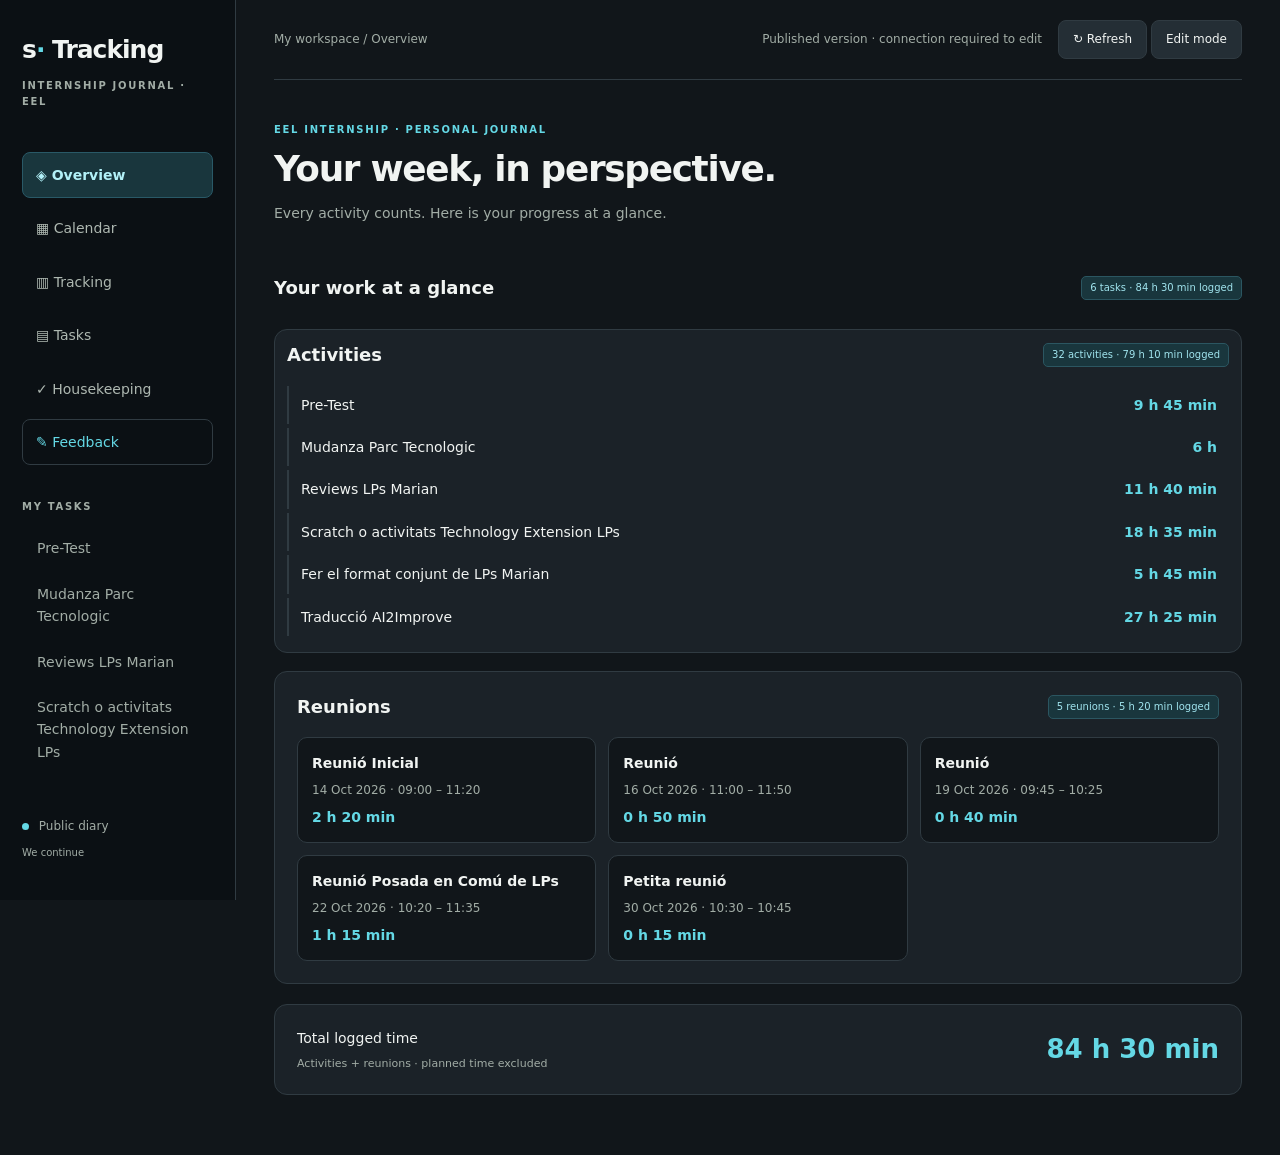
<file: index.html>
<!doctype html>
<html lang="en"><head><meta charset="utf-8"><meta name="viewport" content="width=device-width,initial-scale=1"><meta name="color-scheme" content="dark"><meta name="theme-color" content="#11161a"><title>Tracking · EEL Journal</title><link rel="stylesheet" href="style.css?v=20261023-feedback-hide1"><script src="feedback-config.js?v=20261023-feedback-hide1" defer></script><script src="feedback.js?v=20261023-feedback-hide1" defer></script><script src="app.js?v=20261023-feedback-hide1" defer></script></head><body>
<aside><a class="brand" href="#">s<span>·</span> Tracking</a><p class="muted">INTERNSHIP JOURNAL · EEL</p><nav aria-label="Main navigation"><button data-view="overview">◈ Overview</button><button data-view="calendar">▦ Calendar</button><button data-view="tracking">▥ Tracking</button><button data-view="projects">▤ Tasks</button><button data-view="housekeeping">✓ Housekeeping <span class="badge housekeeping-unread" hidden></span></button><a class="feedback-nav-link" href="feedback.html">✎ Feedback</a></nav><div class="side-title">MY TASKS <button id="addProject" class="edit-only" aria-label="Add a task">+</button></div><div id="projectNav"></div><footer><span class="dot"></span> Public diary<br><small>We continue</small></footer></aside>
<main><header><span id="breadcrumb">My workspace / Overview</span><div><span id="status" role="status">Loading…</span> <button id="refresh" aria-label="Refresh diary">↻ Refresh</button> <button id="login">Edit mode</button></div></header><section class="heading"><div><p class="eyebrow">EEL INTERNSHIP · PERSONAL JOURNAL</p><h1 id="pageTitle">Your week, in perspective.</h1><p id="subtitle">Every activity counts. Here is your progress at a glance.</p></div><button id="addEvent" class="primary edit-only">+ Log activity</button></section><div id="content"></div></main>
<dialog id="modal"><form id="form"><div class="dialog-head"><h2 id="formTitle"></h2><button type="button" id="closeModal" aria-label="Close">✕</button></div><div id="fields"></div><p id="formError" role="alert"></p><div class="actions"><button type="button" id="cancelModal">Cancel</button><button class="primary" id="submitForm">Save</button></div></form></dialog>
</body></html>
</file>
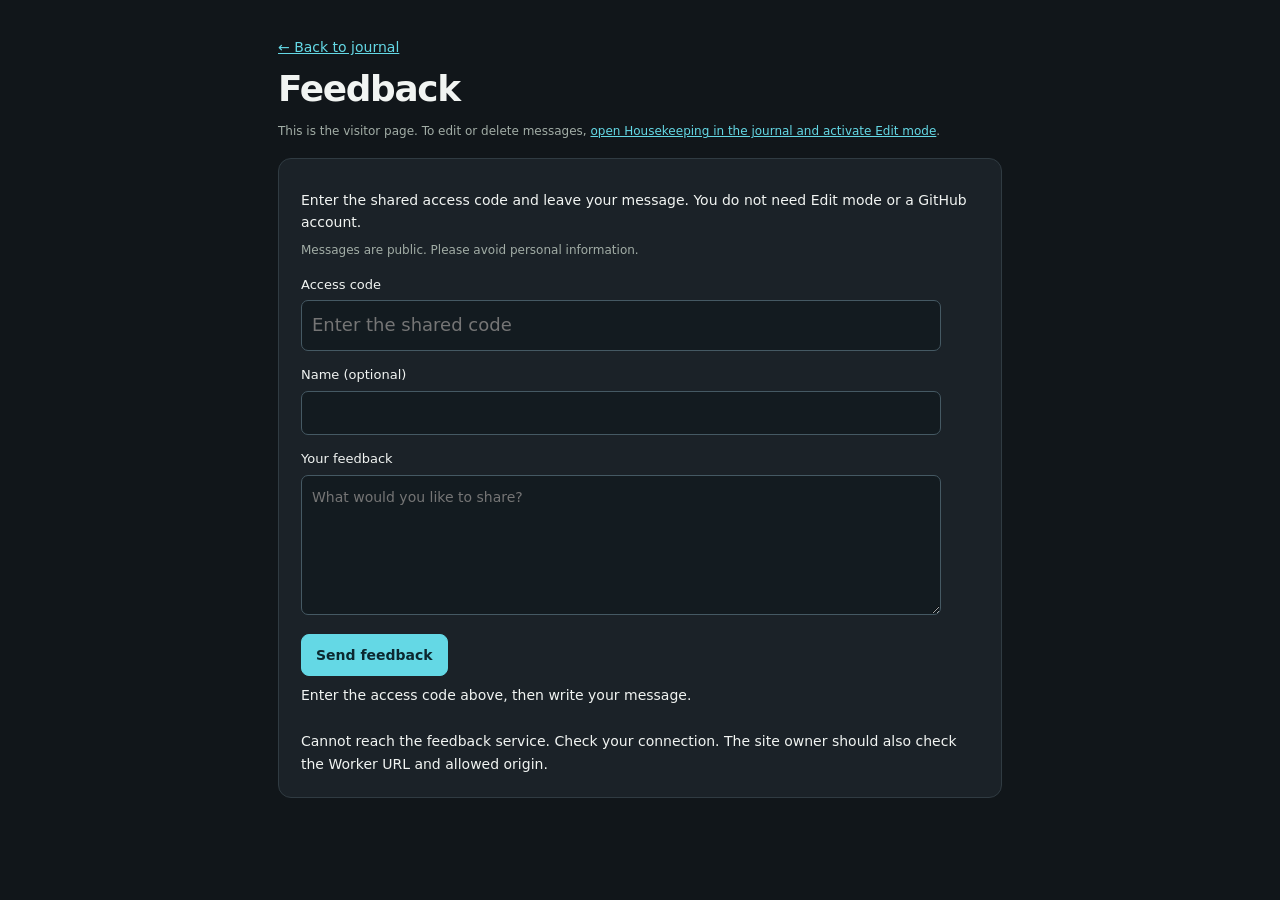
<file: feedback.html>
<!doctype html>
<html lang="en">
<head>
<meta charset="utf-8"><meta name="viewport" content="width=device-width,initial-scale=1"><meta name="color-scheme" content="dark"><meta name="theme-color" content="#11161a">
<title>Feedback · EEL Journal</title>
<link rel="stylesheet" href="style.css?v=20261023-feedback-hide1">
<script src="feedback-config.js?v=20261023-feedback-hide1" defer></script>
<script src="feedback.js?v=20261023-feedback-hide1" defer></script>
<script src="feedback-page.js?v=20261023-feedback-hide1" defer></script>
</head>
<body><main class="feedback-standalone">
<p><a href="index.html">← Back to journal</a></p><h1>Feedback</h1><p class="meta">This is the visitor page. To edit or delete messages, <a href="index.html?manage=feedback#housekeeping">open Housekeeping in the journal and activate Edit mode</a>.</p>
<section class="panel feedback-section">
<p>Enter the shared access code and leave your message. You do not need Edit mode or a GitHub account.</p>
<p class="meta">Messages are public. Please avoid personal information.</p>
<form id="feedbackForm" method="post">
<label for="feedbackCode">Access code</label><input id="feedbackCode" name="code" type="password" required autocomplete="off" placeholder="Enter the shared code">
<label for="feedbackName">Name (optional)</label><input id="feedbackName" name="name" maxlength="80" autocomplete="nickname">
<label for="feedbackMessage">Your feedback</label><textarea id="feedbackMessage" name="message" maxlength="2000" required placeholder="What would you like to share?"></textarea>
<button class="primary" disabled>Send feedback</button><p id="feedbackStatus" role="status">Connecting to feedback…</p>
</form>
<noscript>Enable JavaScript to send feedback.</noscript>
<div id="feedbackList" aria-label="Public feedback"></div>
</section></main></body></html>
</file>
<file: style.css>
:root{color-scheme:dark;--ink:#f1f4f2;--muted:#a2ada6;--accent:#64d8e5;--line:#303b42;--bg:#11161a;--surface:#1b2228;--raised:#242e35;--tint:#19363d}*{box-sizing:border-box}body{margin:0;background:var(--bg);color:var(--ink);font:14px/1.6 system-ui,-apple-system,BlinkMacSystemFont,"Segoe UI",sans-serif}button,input,select,textarea{font:inherit}button{cursor:pointer;border:1px solid var(--line);border-radius:8px;padding:9px 14px;background:var(--raised);color:var(--ink);transition:background .15s,border-color .15s}button:hover{background:#263f48;border-color:#428895}button:focus-visible,a:focus-visible,[tabindex]:focus-visible{outline:2px solid var(--accent);outline-offset:3px}button:disabled{opacity:.55;cursor:wait}aside{position:fixed;inset:0 auto 0 0;width:236px;background:#0b1014;border-right:1px solid var(--line);padding:30px 22px;display:flex;flex-direction:column}.brand{font-size:25px;font-weight:750;color:var(--ink);text-decoration:none;letter-spacing:-1px}.brand span{color:var(--accent)}.muted,.eyebrow,.side-title{font-size:10px;letter-spacing:1.7px;color:var(--muted);font-weight:700}.eyebrow{color:var(--accent)}nav{display:grid;gap:7px;margin:34px 0}nav button,#projectNav button{text-align:left;border:1px solid transparent;background:transparent}nav button{color:#aeb8b1;padding:11px 13px}nav button.active{background:var(--tint);border-color:#295967;color:#b2f1f8;font-weight:650}nav button:hover,#projectNav button:hover{background:var(--surface)}.side-title{display:flex;justify-content:space-between;align-items:center}#projectNav{overflow:auto;display:grid;margin-top:12px;gap:3px}#projectNav button{overflow-wrap:anywhere;color:var(--muted)}footer{margin-top:auto;padding-top:30px;color:var(--muted);font-size:12px}footer small{display:block;margin:9px 0}.dot{display:inline-block;width:7px;height:7px;border-radius:50%;background:var(--accent);margin-right:6px}main{margin-left:236px;padding:0 38px 60px;max-width:1760px}header{min-height:80px;display:flex;align-items:center;justify-content:space-between;border-bottom:1px solid var(--line);gap:12px;font-size:12px;color:var(--muted)}#status{margin-right:12px}.heading{display:flex;justify-content:space-between;align-items:center;gap:20px;padding:34px 0 28px}h1{font-size:clamp(26px,2.8vw,38px);line-height:1.2;letter-spacing:-1.3px;margin:9px 0 12px}h2{font-size:18px;line-height:1.4}h3{font-size:14px;margin:0 0 6px;overflow-wrap:anywhere}p{margin:8px 0}.heading p:not(.eyebrow){color:var(--muted)}.primary{background:var(--accent);color:#0c2830;border-color:var(--accent);font-weight:700;white-space:nowrap}.primary:hover{background:#9cebf4}.stats{display:grid;grid-template-columns:repeat(3,1fr);gap:16px;margin-bottom:24px}.stat,.panel,.card{background:var(--surface);border:1px solid var(--line);border-radius:13px;padding:22px;min-width:0}.stat strong{display:block;font-size:30px;letter-spacing:-1px;margin:6px 0}.stat span,.meta{color:var(--muted);font-size:12px}.stat>span:first-child{font-size:10px;letter-spacing:1.5px}.columns{display:grid;grid-template-columns:minmax(0,1.65fr) minmax(260px,1fr);gap:22px;align-items:start}.section-head{display:flex;justify-content:space-between;align-items:center;margin-bottom:18px;gap:10px}.section-head h2{margin:0}.activity{display:flex;gap:15px;padding:17px 0;border-bottom:1px solid var(--line);align-items:flex-start}.activity:last-child{border-bottom:0}.activity .body{flex:1;min-width:0}.activity p,.card p{white-space:pre-wrap;overflow-wrap:anywhere;color:#bdc7c0;font-size:13px}.badge{display:inline-block;border:1px solid #2b5661;border-radius:5px;background:var(--tint);color:#a0e4ee;font-size:10px;padding:3px 8px;overflow-wrap:anywhere}.duration{white-space:nowrap;color:var(--accent);font-weight:650}.empty{text-align:center;color:var(--muted);padding:32px 12px}.cards{display:grid;grid-template-columns:repeat(auto-fill,minmax(250px,1fr));gap:18px}.card{border-top:3px solid #4bafc0}.card h3{font-size:18px;margin-top:8px}.card .actions{justify-content:flex-start;margin-top:18px;flex-wrap:wrap}.toolbar{display:flex;justify-content:space-between;align-items:center;gap:10px;flex-wrap:wrap;margin-bottom:16px}.toolbar button{padding:6px 9px;font-size:12px}.toolbar strong{font-size:14px}.toolbar .selected{background:var(--tint);color:var(--accent);border-color:#468c9c}.calendar-layout{display:grid;grid-template-columns:minmax(0,1.5fr) minmax(280px,1fr);gap:24px;align-items:start}.calendar-panel{padding:20px}.calendar{display:grid;grid-template-columns:repeat(7,minmax(0,1fr));border-top:1px solid var(--line);border-left:1px solid var(--line);background:#181f24;margin-top:18px;border-radius:8px;overflow:hidden}.weekday{padding:10px 3px;text-align:center;color:var(--muted);font-size:10px;border-right:1px solid var(--line);border-bottom:1px solid var(--line)}.day{min-height:76px;padding:7px;border-right:1px solid var(--line);border-bottom:1px solid var(--line);cursor:pointer;min-width:0}.day:hover{background:#233f48}.day.outside{background:#131a1f;color:#7a877e}.number{font-size:11px}.today .number{background:var(--accent);color:#0c2830;border-radius:5px;padding:3px 6px;font-weight:750}.day-event{display:block;font-size:9px;background:#1d414b;color:#a7e8f2;border-radius:4px;padding:3px;margin-top:4px;overflow:hidden;text-overflow:ellipsis;white-space:nowrap}.day small{font-size:9px}.calendar-panel>.panel{padding:0;border:0;margin-top:20px}.calendar-panel>.panel .section-head{margin-top:20px}.upcoming{padding:22px}.timeline{border-left:1px solid #345f6a;margin-left:5px;padding-left:20px}.upcoming-item{position:relative;padding:0 0 25px;margin-bottom:15px;border-bottom:1px solid var(--line)}.upcoming-item:last-child{border:0;margin:0;padding-bottom:0}.timeline-dot{position:absolute;width:9px;height:9px;border:2px solid var(--surface);border-radius:50%;background:var(--accent);top:7px;left:-25px}.upcoming-item h3{font-size:16px}.upcoming-item p{font-size:12px;color:var(--muted);white-space:pre-wrap;overflow-wrap:anywhere}.upcoming-foot{display:flex;justify-content:space-between;gap:10px;align-items:center;margin:12px 0}.upcoming-item .small{margin-top:4px}.empty-symbol{font-size:34px;color:var(--accent)}.note{display:flex;gap:14px;align-items:flex-start;padding:17px 0;border-bottom:1px solid var(--line)}.note .body{flex:1;white-space:pre-wrap;overflow-wrap:anywhere}.note.done .body{text-decoration:line-through;color:var(--muted)}.note input{width:18px;height:18px;accent-color:var(--accent)}.actions{display:flex;gap:8px;justify-content:flex-end;margin-top:22px}.small{padding:5px 9px;font-size:11px}.danger{color:#ffa79d}.week-card.featured{border-top:2px solid var(--accent)}.week-metrics{display:grid;grid-template-columns:1.3fr 1fr 1fr;gap:12px;background:#151c20;padding:16px;border-radius:9px;margin:20px 0}.week-metrics strong{display:block;font-size:24px;color:var(--accent)}.week-metrics span{font-size:11px;color:var(--muted)}.week-strip{display:grid;grid-template-columns:repeat(7,minmax(0,1fr));gap:10px;padding:5px 0 20px;border-bottom:1px solid var(--line);margin-bottom:8px}.week-column{padding:0 3px;border:0;background:transparent;display:flex;align-items:center;flex-direction:column;gap:5px;color:var(--muted);font-size:11px}.week-column:hover{background:var(--raised)}.week-column small{font-size:9px;white-space:nowrap}.bar-space{height:60px;width:100%;display:flex;align-items:flex-end;justify-content:center}.bar{display:block;width:min(100%,22px);background:#50bfd0;border-radius:4px 4px 0 0;min-height:2px}.weekly-cards{display:grid;grid-template-columns:repeat(2,minmax(0,1fr));gap:22px;align-items:start}.tracking-intro{color:var(--muted);max-width:800px;margin-bottom:24px}.planned-note{font-size:12px;color:var(--muted);border-top:1px solid var(--line);padding-top:15px;margin-top:12px}.house-summary{border-top:1px solid var(--line);margin-top:24px;padding-top:10px}dialog{border:1px solid #48616c;border-radius:16px;padding:26px;width:min(520px,94vw);max-height:90vh;overflow:auto;background:var(--surface);color:var(--ink)}dialog::backdrop{background:#000b;backdrop-filter:blur(4px)}label{display:block;font-size:13px;margin:14px 0 5px}input,textarea,select{width:100%;padding:10px;border:1px solid #455963;border-radius:7px;background:#131b20;color:var(--ink)}textarea{min-height:95px;resize:vertical}.dialog-head{display:flex;justify-content:space-between;align-items:center}.dialog-head h2{margin:0}#formError{color:#ffa79d;font-size:13px}.edit-only{display:none}body.editing .edit-only{display:inline-block}.progress{height:6px;background:#111713;border-radius:9px;margin-top:9px;overflow:hidden}.progress div{height:100%;background:#5bc9d8}.notice{padding:14px 18px;background:var(--tint);border-radius:8px;font-size:13px;margin-bottom:20px}a{color:var(--accent)}@media(min-width:1600px){.calendar-layout{grid-template-columns:minmax(0,760px) minmax(300px,1fr)}}@media(max-width:1100px){aside{width:200px;padding:25px 15px}main{margin-left:200px;padding:0 24px 40px}.columns{grid-template-columns:1fr}.calendar-layout{grid-template-columns:minmax(0,1.4fr) minmax(240px,1fr);gap:16px}.calendar-panel,.upcoming{padding:14px}.day{min-height:65px;padding:4px}.weekly-cards{grid-template-columns:1fr}.heading{flex-wrap:wrap}}@media(max-width:850px){.calendar-layout{grid-template-columns:1fr}.calendar-panel{max-width:100%}.upcoming{margin-top:5px}.day{min-height:76px}}@media(max-width:650px){aside{position:static;width:auto;padding:16px}nav{display:flex;overflow:auto;margin:16px 0 0;gap:4px}nav button{white-space:nowrap;font-size:12px;padding:8px}aside .muted,.side-title,#projectNav,footer{display:none}main{margin-left:0;padding:0 15px 30px}header{flex-wrap:wrap;padding:14px 0;min-height:65px}header>div{display:flex;align-items:center;justify-content:space-between;width:100%}.heading{padding:24px 0;align-items:flex-start;flex-direction:column}h1{font-size:28px}.stats{gap:8px}.stat{padding:12px}.stat strong{font-size:22px}.stat>span:first-child{font-size:8px}.stat span{font-size:10px}.day{min-height:70px}.day-event{font-size:8px;padding:2px}.panel{padding:16px}.duration{font-size:12px}.week-metrics{padding:12px;gap:8px}.week-metrics strong{font-size:21px}.week-metrics span{font-size:10px}.week-strip{gap:5px}.section-head{align-items:flex-start}.note{flex-wrap:wrap}.week-card .section-head h2{font-size:16px}}

.task-order{margin-bottom:12px}.drag-handle{cursor:grab;display:inline-block;margin-right:8px;color:var(--muted);font-size:12px;padding:8px 0}.drag-handle:active{cursor:grabbing}.week-summary{white-space:pre-wrap;overflow-wrap:anywhere;padding:14px;background:var(--tint);border-radius:8px}.week-title{font-size:19px}.week-actions{flex-wrap:wrap;justify-content:flex-start}

.project-nav-row{display:flex;align-items:center;gap:3px;min-width:0}.project-nav-row>[data-project]{flex:1;min-width:0}.project-nav-row .small{flex:none;padding:5px 7px}
.layout-switch{display:flex;gap:8px;margin-bottom:16px}.layout-switch [aria-pressed="true"]{background:var(--accent);color:#0c2830}.task-tree{display:grid;gap:14px}.tree-entry,.work-row{margin-left:calc(min(var(--depth,0),6)*24px);min-width:0}.work-row{border-left:2px solid var(--line);padding:16px;margin-bottom:18px}.task-title{font-size:17px;font-weight:700;text-align:left}.overview-week{margin-top:24px}.task-board{display:grid;grid-template-columns:repeat(4,minmax(0,1fr));gap:14px;align-items:start}.state-column{min-height:240px;background:#151c20;border:1px solid var(--line);border-radius:12px;padding:12px;min-width:0}.state-column h2{font-size:15px}.state-column .card{margin-bottom:12px;padding:14px}.state-column:has(.card:hover){border-color:var(--accent)}.column-hint{color:var(--muted);font-size:12px;text-align:center;padding:18px}.note-board{display:grid;grid-template-columns:repeat(auto-fill,minmax(240px,1fr));gap:18px}.sticky-note p{white-space:pre-wrap;overflow-wrap:anywhere}.sticky-note{border-top:3px solid var(--accent)}.card label{display:block;margin-top:12px}.task-board .task-order button{display:none}@media(max-width:1200px){.task-board{grid-template-columns:repeat(2,minmax(0,1fr))}}@media(max-width:650px){.task-board{grid-template-columns:1fr}.tree-entry,.work-row{margin-left:calc(min(var(--depth,0),4)*12px)}}

[hidden]{display:none!important}@media(max-width:650px){button{min-height:42px}input,textarea,select{font-size:16px;min-height:44px}.heading .eyebrow{display:none}.heading{padding:18px 0}h1{font-size:25px}.heading #subtitle{font-size:13px}header>div{flex-wrap:wrap;gap:6px}#status{flex-basis:100%;margin:0}.layout-switch button{flex:1}.task-order .drag-handle{display:none}.card .actions{gap:6px}.work-row .section-head{flex-wrap:wrap}.sticky-note{padding:16px}}
.card label.edit-only{display:none}body.editing .card label.edit-only{display:block}.task-tree .card{padding:16px}.task-tree .card .actions{margin-top:12px}.task-tree .card .task-order{margin-bottom:4px}
.week-fold{background:var(--surface);border:1px solid var(--line);border-radius:12px;min-width:0}.week-fold>summary{cursor:pointer;padding:16px;display:grid;gap:5px;list-style:none}.week-fold>summary:focus-visible{outline:2px solid var(--accent);outline-offset:2px}.week-fold-date{font-size:12px;color:var(--accent)}.week-fold strong{overflow-wrap:anywhere;font-size:15px}.fold-hint{font-size:11px;color:var(--muted)}.week-fold[open] .fold-hint{display:none}.week-fold>.week-card{border:0;border-top:1px solid var(--line);border-radius:0 0 12px 12px}.weekly-cards{gap:14px}.day{border-radius:0;text-align:left;display:block;background:transparent;align-self:stretch;min-height:80px}.day.selected-day{background:var(--tint);box-shadow:inset 0 0 0 2px var(--accent)}.day-agenda{position:sticky;top:16px}.day-agenda .activity{flex-wrap:wrap}.task-tree{gap:8px}.task-tree .compact-task{padding:10px 14px;border-top-width:1px}.compact-task h3{font-size:15px;margin:4px 0}.compact-task .task-order{margin:0}.compact-task .drag-handle{padding:2px 0}.compact-task .task-description{display:-webkit-box;-webkit-line-clamp:2;-webkit-box-orient:vertical;overflow:hidden;margin:5px 0;font-size:12px}.compact-task .meta{margin:5px 0}.compact-task .actions{margin-top:8px;gap:5px}.task-controls>summary{cursor:pointer;font-size:11px;color:var(--muted);padding:4px 0}.compact-task .task-controls{display:none}body.editing .compact-task .task-controls{display:block}.task-controls label{margin:4px 0}.task-board .compact-task{padding:10px;margin-bottom:8px}.task-board .compact-task .task-description{display:none}.task-board .compact-task .actions button{font-size:10px;padding:4px 6px}.task-board .compact-task>.badge{font-size:9px}.task-board .compact-task .task-order{margin:0}.task-board{gap:10px}.state-column{padding:9px}.state-column h2{font-size:13px;margin:5px 0 12px}@media(max-width:850px){.day-agenda{position:static}}@media(max-width:650px){.day{padding:4px;min-height:65px}.week-fold>summary{padding:13px}.compact-task .actions button{min-height:38px}}
.task-open{border:0;background:none;padding:0;font-size:inherit;font-weight:700;text-align:left;color:var(--ink);width:100%}.task-open:hover{color:var(--accent);background:none}.task-full-description{white-space:pre-wrap;margin-top:15px;font-size:15px}.task-time-total{display:flex;align-items:baseline;gap:12px;padding:20px 0}.task-time-total strong{font-size:32px;color:var(--accent)}.task-time-total span{color:var(--muted)}.task-tree .compact-task,.task-board .compact-task{position:relative;padding:10px 12px}.compact-task .task-actions{margin-top:6px}.compact-task .task-order{display:inline-block!important;float:right}.compact-task .task-order .drag-handle{font-size:10px}.compact-task .task-order button{padding:2px 5px}.compact-task .task-controls{margin-top:5px}.compact-task h3{margin:2px 0}.overview-summary{display:flex;gap:12px;align-items:center;justify-content:space-between;margin-bottom:14px;flex-wrap:wrap}.overview-summary h2{font-size:18px}.overview-simple{padding:12px}.overview-task{margin-bottom:4px;padding:8px 12px}.overview-task>summary{display:flex;justify-content:space-between;gap:12px;cursor:pointer;font-size:14px}.overview-task>summary span:first-child{overflow-wrap:anywhere}.month-picker{margin:0;font-size:11px}.month-picker input{padding:4px;font-size:12px}.calendar-help{font-size:12px;color:var(--muted)}.calendar-help span{color:var(--accent);padding:0 4px}.feedback-section{margin-top:28px}.feedback-section form{max-width:640px}.feedback-section form button{margin-top:12px}.feedback-entry{border-top:1px solid var(--line);padding:16px 0}.feedback-entry p{white-space:pre-wrap;overflow-wrap:anywhere}.feedback-section #feedbackList{margin-top:24px}.feedback-setup{color:var(--muted);padding:14px;background:var(--bg);border-radius:8px}.task-order.edit-only{display:none!important}body.editing .task-order.edit-only{display:inline-block!important}@media(max-width:650px){.task-time-total{flex-wrap:wrap}.task-time-total strong{font-size:26px}.overview-task{padding:8px}.calendar-help{line-height:1.8}}

.overview-total{display:flex;align-items:center;justify-content:space-between;gap:16px;margin-top:20px}.overview-total strong{font-size:26px;color:var(--accent)}
.feedback-nav-link{display:block;padding:11px 13px;text-decoration:none;color:var(--accent);border:1px solid var(--line);border-radius:8px;font-size:14px}.feedback-standalone{margin:0 auto;padding:28px 18px 50px;max-width:760px}.feedback-standalone .feedback-section{margin-top:16px}.feedback-standalone #feedbackCode{min-height:48px;font-size:18px}.feedback-standalone textarea{min-height:140px}@media(max-width:650px){nav .feedback-nav-link{white-space:nowrap;font-size:12px;padding:8px}}
.feedback-inbox-heading{display:flex;align-items:center;gap:10px;flex-wrap:wrap;cursor:pointer;padding:4px 0}.feedback-inbox-heading strong{font-size:17px}.badge.has-unread,.housekeeping-unread{background:var(--accent);color:#0c2830;font-weight:700}.feedback-inbox-actions{display:flex;gap:8px;flex-wrap:wrap;margin-top:16px}.feedback-inbox-panel #feedbackList{margin-top:10px}.feedback-compose{border-top:1px solid var(--line);margin-top:15px;padding-top:12px}.feedback-compose>summary{cursor:pointer;font-size:13px;color:var(--accent)}.feedback-entry>summary{display:flex;gap:8px;flex-wrap:wrap;cursor:pointer;font-size:13px}.feedback-preview{flex-basis:100%;color:var(--muted);white-space:nowrap;overflow:hidden;text-overflow:ellipsis}.feedback-new{color:var(--accent);font-size:11px;font-weight:700}.feedback-entry.is-unread{border-left:3px solid var(--accent);padding-left:10px}.feedback-entry[open] .feedback-preview{display:none}.feedback-inbox-panel{padding:16px}
.feedback-inbox-panel #feedbackList{display:grid;grid-template-columns:repeat(auto-fill,minmax(250px,1fr));gap:12px}.feedback-card{background:var(--bg);border:1px solid var(--line);border-radius:10px;padding:14px;min-width:0}.feedback-card .feedback-entry{border-top:0;padding:0}.feedback-card .feedback-entry.is-unread{padding-left:10px}.feedback-card .feedback-entry>summary{font-weight:600}.feedback-card .feedback-entry p{font-weight:400;font-size:13px}.feedback-card-actions{display:flex;justify-content:flex-end;margin-top:12px}.feedback-card .feedback-preview{white-space:normal;display:-webkit-box;-webkit-line-clamp:3;-webkit-box-orient:vertical;overflow:hidden}.feedback-card .feedback-entry[open] .feedback-preview{display:none}@media(max-width:650px){.feedback-inbox-panel #feedbackList{grid-template-columns:1fr}}
.overview-meetings{margin-top:18px}.meeting-cards{display:grid;grid-template-columns:repeat(auto-fill,minmax(250px,1fr));gap:12px;margin-top:14px}.meeting-card{background:var(--bg);border:1px solid var(--line);border-radius:10px;padding:14px;min-width:0}.meeting-card>summary{cursor:pointer;display:grid;gap:6px}.meeting-card strong{overflow-wrap:anywhere}.meeting-card .activity{flex-wrap:wrap}.overview-total small{display:block;font-size:11px;color:var(--muted);margin-top:5px}.calendar-add-actions{display:flex;gap:8px;flex-wrap:wrap;margin:14px 0}@media(max-width:650px){.meeting-cards{grid-template-columns:1fr}}

.feedback-card-actions{gap:6px;flex-wrap:wrap}dialog blockquote{margin:14px 0;padding:12px;border-left:3px solid var(--accent);white-space:pre-wrap;overflow-wrap:anywhere;background:var(--bg)}

.calendar-activity-tools{display:flex;flex-direction:column;align-items:flex-end;gap:8px;flex-shrink:0}.day-agenda .activity .body{min-width:130px}.calendar-activity-tools button{white-space:nowrap}@media(max-width:650px){.calendar-activity-tools{align-items:flex-start;flex-direction:row;flex-wrap:wrap;align-items:center}}

.feedback-card.feedback-hidden{border-style:dashed;background:var(--surface)}.feedback-hidden .feedback-preview{opacity:.65}
</file>
